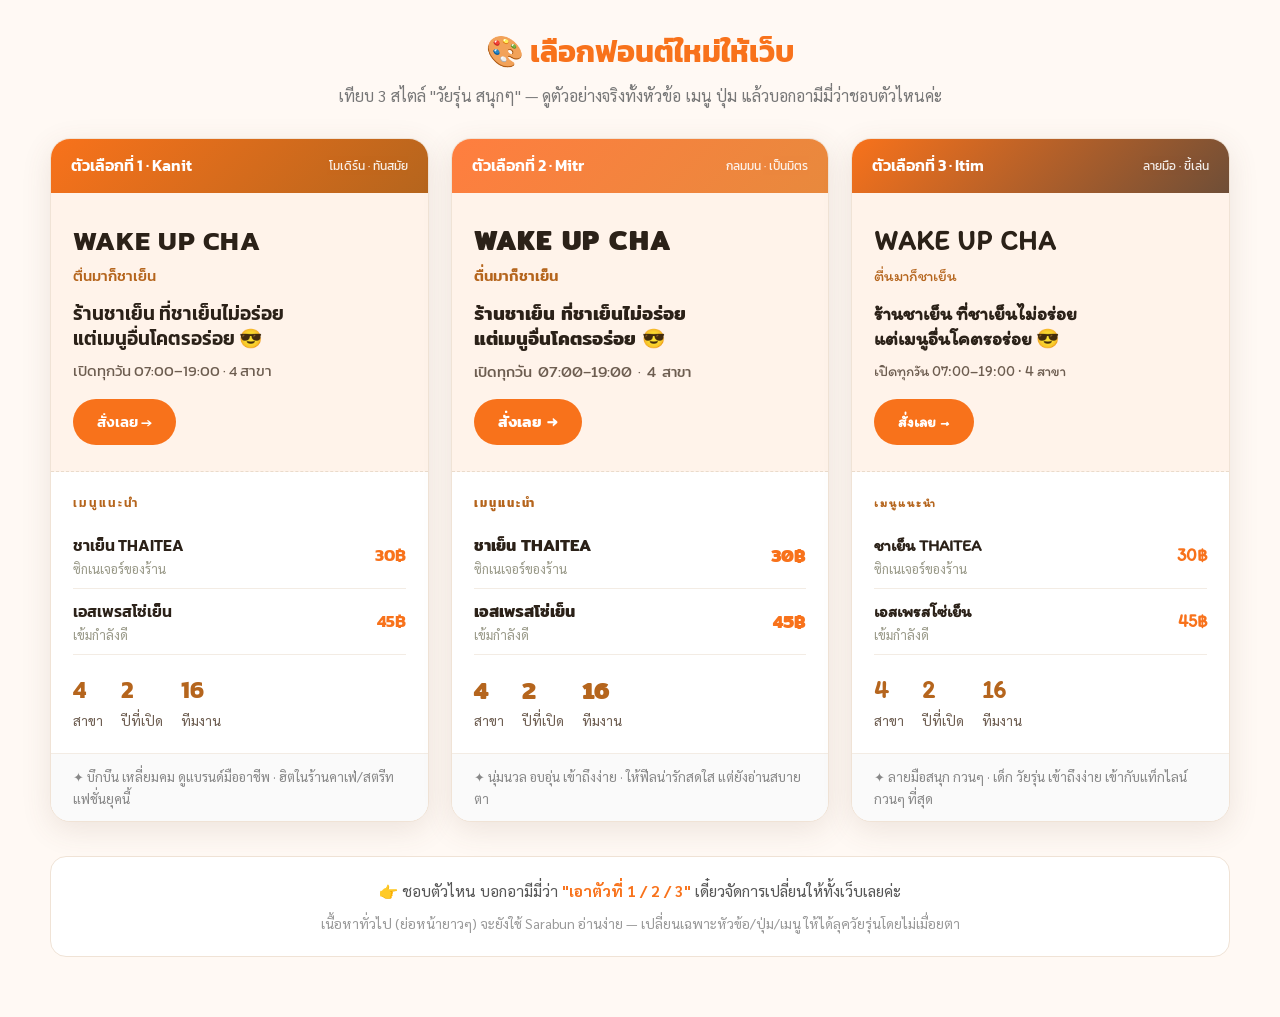
<file: font-preview.html>
<!DOCTYPE html>
<html lang="th">
<head>
<meta charset="UTF-8" />
<meta name="viewport" content="width=device-width, initial-scale=1.0" />
<title>เลือกฟอนต์ · ตื่นมาก็ชาเย็น</title>
<link rel="preconnect" href="https://fonts.googleapis.com" />
<link rel="preconnect" href="https://fonts.gstatic.com" crossorigin />
<!-- โหลดฟอนต์ผู้เข้าชิงทั้ง 3 ตัวเลือก -->
<link href="https://fonts.googleapis.com/css2?family=Kanit:wght@400;500;600;700&family=Mitr:wght@400;500;600;700&family=Itim&family=Sarabun:wght@300;400;500&display=swap" rel="stylesheet" />
<style>
  :root{
    --orange:#F8721B; --orange-soft:#FFF3EA; --caramel:#B5651D;
    --coffee:#6F4E37; --cream:#FFF9F4; --ink:#2B2118; --white:#fff;
  }
  *{margin:0;padding:0;box-sizing:border-box;}
  body{background:var(--cream);color:var(--ink);font-family:'Sarabun',sans-serif;line-height:1.6;padding:28px 16px 60px;}
  .head{max-width:1180px;margin:0 auto 30px;text-align:center;}
  .head h1{font-family:'Kanit',sans-serif;font-weight:700;font-size:1.9rem;color:var(--orange);}
  .head p{color:#777;margin-top:6px;font-size:1rem;}
  .grid{max-width:1180px;margin:0 auto;display:grid;grid-template-columns:repeat(3,1fr);gap:22px;}
  @media(max-width:900px){.grid{grid-template-columns:1fr;}}

  .card{background:var(--white);border-radius:20px;overflow:hidden;box-shadow:0 8px 30px rgba(111,78,55,.12);border:1px solid #f0e3d6;display:flex;flex-direction:column;}
  .tag{padding:14px 20px;color:#fff;font-family:'Kanit',sans-serif;font-weight:600;display:flex;align-items:center;justify-content:space-between;}
  .opt1 .tag{background:linear-gradient(135deg,#F8721B,#B5651D);}
  .opt2 .tag{background:linear-gradient(135deg,#FF7E3F,#E8893D);}
  .opt3 .tag{background:linear-gradient(135deg,#F8721B,#6F4E37);}
  .tag small{font-weight:400;opacity:.9;font-size:.78rem;}

  /* hero ตัวอย่าง */
  .demo{padding:26px 22px;border-bottom:1px dashed #eadbcb;background:var(--orange-soft);}
  .brand-en{font-size:1.7rem;font-weight:700;letter-spacing:1px;color:var(--ink);}
  .brand-th{font-size:.95rem;color:var(--caramel);font-weight:500;margin:2px 0 12px;}
  .tagline{font-size:1.18rem;font-weight:600;color:var(--ink);line-height:1.35;}
  .sub{font-size:.92rem;color:#6d5d50;margin-top:8px;}
  .btn{display:inline-block;margin-top:16px;background:var(--orange);color:#fff;padding:11px 24px;border-radius:999px;font-weight:600;font-size:.95rem;}

  /* menu ตัวอย่าง */
  .body{padding:22px;}
  .lbl{font-size:.72rem;letter-spacing:2px;text-transform:uppercase;color:var(--caramel);font-weight:600;margin-bottom:10px;}
  .menu-row{display:flex;justify-content:space-between;align-items:center;padding:9px 0;border-bottom:1px solid #f3ece4;}
  .menu-row:last-child{border:none;}
  .menu-name{font-weight:600;font-size:1.02rem;}
  .menu-desc{font-size:.82rem;color:#998;}
  .menu-price{font-weight:700;color:var(--orange);font-size:1.08rem;}
  .nums{margin-top:16px;display:flex;gap:18px;}
  .nums div{font-size:.86rem;color:#6d5d50;}
  .nums b{display:block;font-size:1.5rem;font-weight:700;color:var(--caramel);}
  .vibe{padding:12px 22px;background:#fafafa;font-size:.84rem;color:#888;border-top:1px solid #f3ece4;}

  /* ===== ฟอนต์แต่ละตัวเลือก ===== */
  .opt1 .brand-en,.opt1 .brand-th,.opt1 .tagline,.opt1 .sub,.opt1 .btn,
  .opt1 .menu-name,.opt1 .menu-price,.opt1 .nums b,.opt1 .lbl{font-family:'Kanit',sans-serif;}
  .opt2 .brand-en,.opt2 .brand-th,.opt2 .tagline,.opt2 .sub,.opt2 .btn,
  .opt2 .menu-name,.opt2 .menu-price,.opt2 .nums b,.opt2 .lbl{font-family:'Mitr',sans-serif;}
  .opt3 .brand-en,.opt3 .brand-th,.opt3 .tagline,.opt3 .sub,.opt3 .btn,
  .opt3 .menu-name,.opt3 .menu-price,.opt3 .nums b,.opt3 .lbl{font-family:'Itim',cursive;}

  .foot{max-width:1180px;margin:34px auto 0;text-align:center;background:#fff;border-radius:16px;padding:22px;border:1px solid #f0e3d6;}
  .foot p{color:#555;font-size:.96rem;}
  .foot b{color:var(--orange);}
</style>
</head>
<body>
  <div class="head">
    <h1>🎨 เลือกฟอนต์ใหม่ให้เว็บ</h1>
    <p>เทียบ 3 สไตล์ "วัยรุ่น สนุกๆ" — ดูตัวอย่างจริงทั้งหัวข้อ เมนู ปุ่ม แล้วบอกอามีมี่ว่าชอบตัวไหนค่ะ</p>
  </div>

  <div class="grid">

    <!-- ===== ตัวเลือก 1: KANIT ===== -->
    <div class="card opt1">
      <div class="tag">ตัวเลือกที่ 1 · Kanit <small>โมเดิร์น · ทันสมัย</small></div>
      <div class="demo">
        <div class="brand-en">WAKE UP CHA</div>
        <div class="brand-th">ตื่นมาก็ชาเย็น</div>
        <div class="tagline">ร้านชาเย็น ที่ชาเย็นไม่อร่อย<br>แต่เมนูอื่นโคตรอร่อย 😎</div>
        <div class="sub">เปิดทุกวัน 07:00–19:00 · 4 สาขา</div>
        <span class="btn">สั่งเลย →</span>
      </div>
      <div class="body">
        <div class="lbl">เมนูแนะนำ</div>
        <div class="menu-row"><div><div class="menu-name">ชาเย็น THAITEA</div><div class="menu-desc">ซิกเนเจอร์ของร้าน</div></div><div class="menu-price">30฿</div></div>
        <div class="menu-row"><div><div class="menu-name">เอสเพรสโซ่เย็น</div><div class="menu-desc">เข้มกำลังดี</div></div><div class="menu-price">45฿</div></div>
        <div class="nums"><div><b>4</b>สาขา</div><div><b>2</b>ปีที่เปิด</div><div><b>16</b>ทีมงาน</div></div>
      </div>
      <div class="vibe">✦ บึกบึน เหลี่ยมคม ดูแบรนด์มืออาชีพ · ฮิตในร้านคาเฟ่/สตรีทแฟชั่นยุคนี้</div>
    </div>

    <!-- ===== ตัวเลือก 2: MITR ===== -->
    <div class="card opt2">
      <div class="tag">ตัวเลือกที่ 2 · Mitr <small>กลมมน · เป็นมิตร</small></div>
      <div class="demo">
        <div class="brand-en">WAKE UP CHA</div>
        <div class="brand-th">ตื่นมาก็ชาเย็น</div>
        <div class="tagline">ร้านชาเย็น ที่ชาเย็นไม่อร่อย<br>แต่เมนูอื่นโคตรอร่อย 😎</div>
        <div class="sub">เปิดทุกวัน 07:00–19:00 · 4 สาขา</div>
        <span class="btn">สั่งเลย →</span>
      </div>
      <div class="body">
        <div class="lbl">เมนูแนะนำ</div>
        <div class="menu-row"><div><div class="menu-name">ชาเย็น THAITEA</div><div class="menu-desc">ซิกเนเจอร์ของร้าน</div></div><div class="menu-price">30฿</div></div>
        <div class="menu-row"><div><div class="menu-name">เอสเพรสโซ่เย็น</div><div class="menu-desc">เข้มกำลังดี</div></div><div class="menu-price">45฿</div></div>
        <div class="nums"><div><b>4</b>สาขา</div><div><b>2</b>ปีที่เปิด</div><div><b>16</b>ทีมงาน</div></div>
      </div>
      <div class="vibe">✦ นุ่มนวล อบอุ่น เข้าถึงง่าย · ให้ฟีลน่ารักสดใส แต่ยังอ่านสบายตา</div>
    </div>

    <!-- ===== ตัวเลือก 3: ITIM ===== -->
    <div class="card opt3">
      <div class="tag">ตัวเลือกที่ 3 · Itim <small>ลายมือ · ขี้เล่น</small></div>
      <div class="demo">
        <div class="brand-en">WAKE UP CHA</div>
        <div class="brand-th">ตื่นมาก็ชาเย็น</div>
        <div class="tagline">ร้านชาเย็น ที่ชาเย็นไม่อร่อย<br>แต่เมนูอื่นโคตรอร่อย 😎</div>
        <div class="sub">เปิดทุกวัน 07:00–19:00 · 4 สาขา</div>
        <span class="btn">สั่งเลย →</span>
      </div>
      <div class="body">
        <div class="lbl">เมนูแนะนำ</div>
        <div class="menu-row"><div><div class="menu-name">ชาเย็น THAITEA</div><div class="menu-desc">ซิกเนเจอร์ของร้าน</div></div><div class="menu-price">30฿</div></div>
        <div class="menu-row"><div><div class="menu-name">เอสเพรสโซ่เย็น</div><div class="menu-desc">เข้มกำลังดี</div></div><div class="menu-price">45฿</div></div>
        <div class="nums"><div><b>4</b>สาขา</div><div><b>2</b>ปีที่เปิด</div><div><b>16</b>ทีมงาน</div></div>
      </div>
      <div class="vibe">✦ ลายมือสนุก กวนๆ · เด็ก วัยรุ่น เข้าถึงง่าย เข้ากับแท็กไลน์กวนๆ ที่สุด</div>
    </div>

  </div>

  <div class="foot">
    <p>👉 ชอบตัวไหน บอกอามีมี่ว่า <b>"เอาตัวที่ 1 / 2 / 3"</b> เดี๋ยวจัดการเปลี่ยนให้ทั้งเว็บเลยค่ะ</p>
    <p style="margin-top:8px;font-size:.86rem;color:#999;">เนื้อหาทั่วไป (ย่อหน้ายาวๆ) จะยังใช้ Sarabun อ่านง่าย — เปลี่ยนเฉพาะหัวข้อ/ปุ่ม/เมนู ให้ได้ลุควัยรุ่นโดยไม่เมื่อยตา</p>
  </div>
</body>
</html>
</file>
